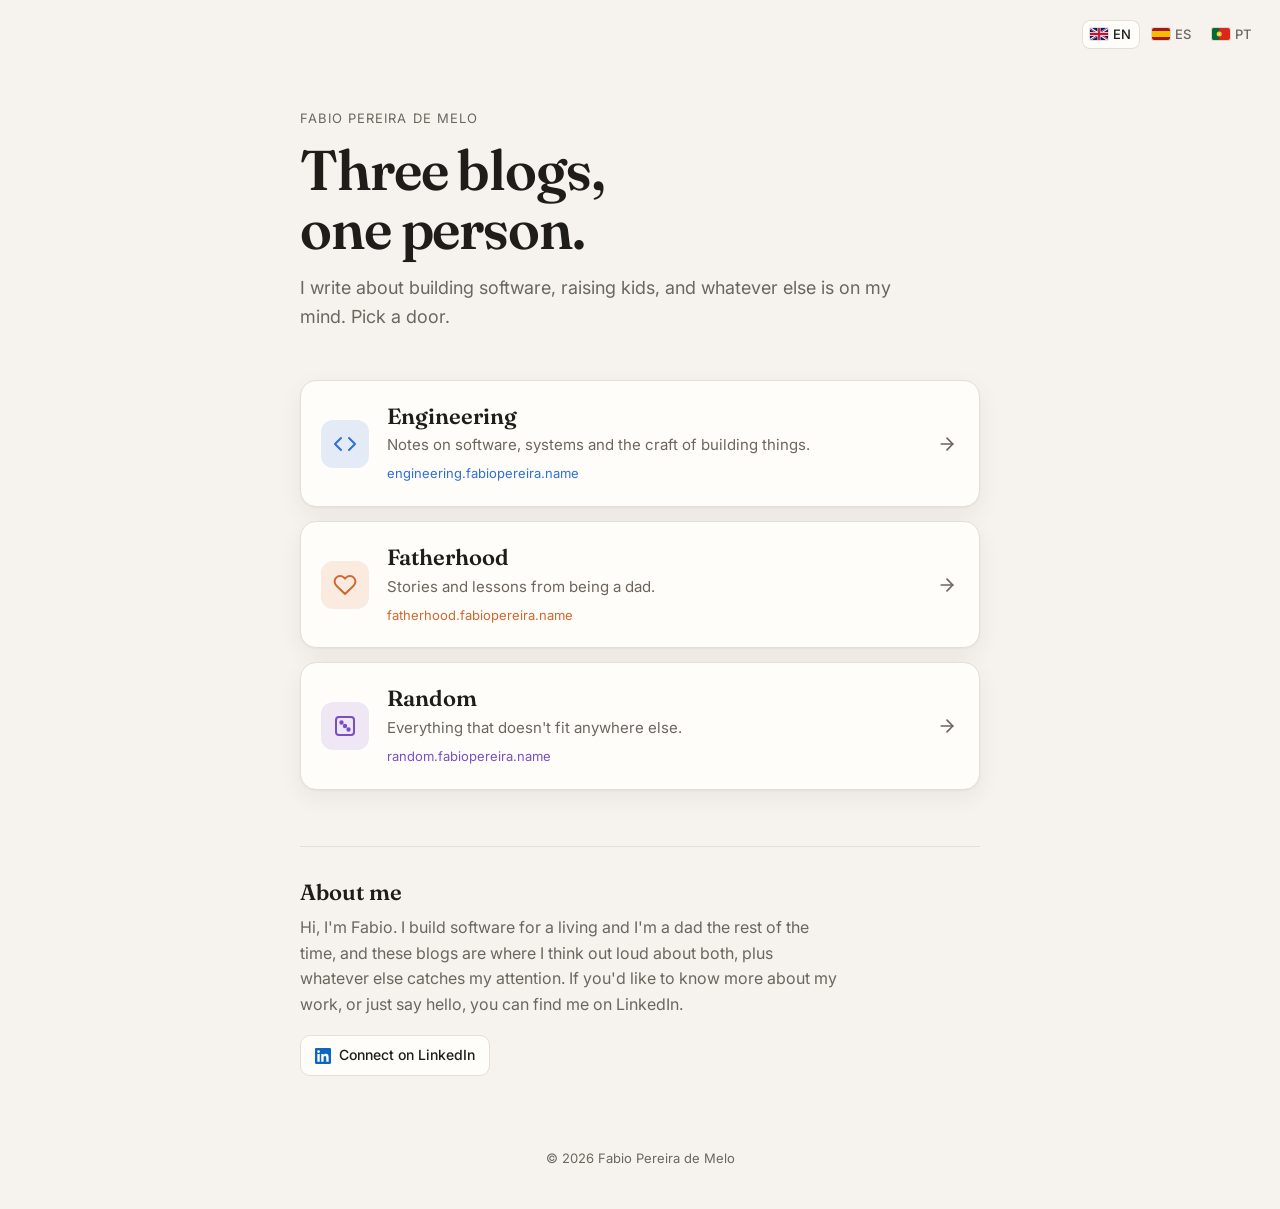
<file: index.html>
<!doctype html>
<html lang="en">
<head>
  <meta charset="utf-8">
  <meta name="viewport" content="width=device-width, initial-scale=1">
  <script>
    // Runs first, before any stylesheet, so it never waits on Google Fonts.
    // Sends returning ES/PT readers to their saved language. "/?lang=en" (the EN switcher
    // link) saves English first, so switching back works even before lang.js has loaded.
    (function () {
      var p = new URLSearchParams(location.search);
      if (p.get("lang") === "en") {
        if (/(^|\.)fabiopereira\.name$/.test(location.hostname)) {
          document.cookie = "lang=; Path=/; Max-Age=0"; // drop any stale host-only copy
          document.cookie = "lang=en; Path=/; Max-Age=31536000; SameSite=Lax; Domain=fabiopereira.name; Secure";
        } else {
          document.cookie = "lang=en; Path=/; Max-Age=31536000; SameSite=Lax";
        }
        p.delete("lang");
        var q = p.toString();
        history.replaceState(null, "", location.pathname + (q ? "?" + q : "") + location.hash);
        return;
      }
      // Respect the Back button: don't bounce a reader who navigated back to English.
      var nav = performance.getEntriesByType && performance.getEntriesByType("navigation")[0];
      if (nav && nav.type === "back_forward") return;
      var m = document.cookie.match(/(?:^|; )lang=(es|pt)(?:;|$)/);
      if (m) location.replace("/" + m[1] + "/" + location.search + location.hash);
    })();
  </script>
  <title>Fabio Pereira de Melo — Blogs</title>
  <meta name="description" content="Three blogs by Fabio Pereira de Melo: engineering, fatherhood, and everything else.">
  <link rel="canonical" href="https://blog.fabiopereira.name/">
  <link rel="alternate" hreflang="en" href="https://blog.fabiopereira.name/">
  <link rel="alternate" hreflang="es" href="https://blog.fabiopereira.name/es/">
  <link rel="alternate" hreflang="pt" href="https://blog.fabiopereira.name/pt/">
  <link rel="alternate" hreflang="x-default" href="https://blog.fabiopereira.name/">
  <link rel="preconnect" href="https://fonts.googleapis.com">
  <link rel="preconnect" href="https://fonts.gstatic.com" crossorigin>
  <link href="https://fonts.googleapis.com/css2?family=Fraunces:opsz,wght@9..144,400;9..144,600&family=Inter:wght@400;500&display=swap" rel="stylesheet">
  <link rel="icon" href="data:image/svg+xml,<svg xmlns='http://www.w3.org/2000/svg' viewBox='0 0 32 32'><rect width='32' height='32' rx='8' fill='%231f1d1a'/><text x='16' y='22' font-family='Georgia,serif' font-size='18' text-anchor='middle' fill='%23f6f3ee'>F</text></svg>">
  <link rel="stylesheet" href="/assets/site.css?v=2">
  <script src="/assets/lang.js" defer></script>
</head>
<body>
  <nav class="lang" aria-label="Language">
    <a href="/" hreflang="en" lang="en" aria-current="page" aria-label="English"><svg class="flag" aria-hidden="true" focusable="false" viewBox="0 0 60 30" width="18" height="12" preserveAspectRatio="none"><clipPath id="flag-gb"><path d="M30 15h30v15zv15H0zH0V0zV0h30z"/></clipPath><path d="M0 0v30h60V0z" fill="#012169"/><path d="M0 0l60 30m0-30L0 30" stroke="#fff" stroke-width="6"/><path d="M0 0l60 30m0-30L0 30" clip-path="url(#flag-gb)" stroke="#c8102e" stroke-width="4"/><path d="M30 0v30M0 15h60" stroke="#fff" stroke-width="10"/><path d="M30 0v30M0 15h60" stroke="#c8102e" stroke-width="6"/></svg>EN</a>
    <a href="/es/" hreflang="es" lang="es" aria-label="Español"><svg class="flag" aria-hidden="true" focusable="false" viewBox="0 0 3 2" width="18" height="12" preserveAspectRatio="none"><path fill="#aa151b" d="M0 0h3v2H0z"/><path fill="#f1bf00" d="M0 .5h3v1H0z"/></svg>ES</a>
    <a href="/pt/" hreflang="pt" lang="pt" aria-label="Português"><svg class="flag" aria-hidden="true" focusable="false" viewBox="0 0 3 2" width="18" height="12" preserveAspectRatio="none"><path fill="#da291c" d="M0 0h3v2H0z"/><path fill="#046a38" d="M0 0h1.2v2H0z"/><circle cx="1.2" cy="1" r=".42" fill="#ffe100"/><path fill="#fff" stroke="#da291c" stroke-width=".05" d="M1.04.8h.32v.3a.16.16 0 0 1-.32 0z"/></svg>PT</a>
  </nav>
  <main>
    <header>
      <p class="eyebrow">Fabio Pereira de Melo</p>
      <h1>Three blogs,<br>one person.</h1>
      <p class="intro">I write about building software, raising kids, and whatever else is on my mind. Pick a door.</p>
    </header>

    <ul class="blogs">
      <li>
        <a class="blog eng" href="https://engineering.fabiopereira.name">
          <span class="icon" aria-hidden="true">
            <svg viewBox="0 0 24 24" fill="none" stroke="currentColor" stroke-width="2" stroke-linecap="round" stroke-linejoin="round"><polyline points="16 18 22 12 16 6"/><polyline points="8 6 2 12 8 18"/></svg>
          </span>
          <div>
            <h2>Engineering</h2>
            <p>Notes on software, systems and the craft of building things.</p>
            <span class="domain">engineering.fabiopereira.name</span>
          </div>
          <svg class="arrow" width="20" height="20" viewBox="0 0 24 24" fill="none" stroke="currentColor" stroke-width="2" stroke-linecap="round" stroke-linejoin="round" aria-hidden="true"><line x1="5" y1="12" x2="19" y2="12"/><polyline points="12 5 19 12 12 19"/></svg>
        </a>
      </li>
      <li>
        <a class="blog dad" href="https://fatherhood.fabiopereira.name">
          <span class="icon" aria-hidden="true">
            <svg viewBox="0 0 24 24" fill="none" stroke="currentColor" stroke-width="2" stroke-linecap="round" stroke-linejoin="round"><path d="M20.8 4.6a5.5 5.5 0 0 0-7.8 0L12 5.7l-1-1.1a5.5 5.5 0 0 0-7.8 7.8l1 1.1L12 21l7.8-7.5 1-1.1a5.5 5.5 0 0 0 0-7.8z"/></svg>
          </span>
          <div>
            <h2>Fatherhood</h2>
            <p>Stories and lessons from being a dad.</p>
            <span class="domain">fatherhood.fabiopereira.name</span>
          </div>
          <svg class="arrow" width="20" height="20" viewBox="0 0 24 24" fill="none" stroke="currentColor" stroke-width="2" stroke-linecap="round" stroke-linejoin="round" aria-hidden="true"><line x1="5" y1="12" x2="19" y2="12"/><polyline points="12 5 19 12 12 19"/></svg>
        </a>
      </li>
      <li>
        <a class="blog rnd" href="https://random.fabiopereira.name">
          <span class="icon" aria-hidden="true">
            <svg viewBox="0 0 24 24" fill="none" stroke="currentColor" stroke-width="2" stroke-linecap="round" stroke-linejoin="round"><rect x="3" y="3" width="18" height="18" rx="3"/><circle cx="8.5" cy="8.5" r="1.2" fill="currentColor"/><circle cx="15.5" cy="15.5" r="1.2" fill="currentColor"/><circle cx="12" cy="12" r="1.2" fill="currentColor"/></svg>
          </span>
          <div>
            <h2>Random</h2>
            <p>Everything that doesn't fit anywhere else.</p>
            <span class="domain">random.fabiopereira.name</span>
          </div>
          <svg class="arrow" width="20" height="20" viewBox="0 0 24 24" fill="none" stroke="currentColor" stroke-width="2" stroke-linecap="round" stroke-linejoin="round" aria-hidden="true"><line x1="5" y1="12" x2="19" y2="12"/><polyline points="12 5 19 12 12 19"/></svg>
        </a>
      </li>
    </ul>

    <section class="about" aria-labelledby="about-title">
      <h2 id="about-title">About me</h2>
      <p>Hi, I'm Fabio. I build software for a living and I'm a dad the rest of the time, and these blogs are where I think out loud about both, plus whatever else catches my attention. If you'd like to know more about my work, or just say hello, you can find me on LinkedIn.</p>
      <a class="linkedin" href="https://www.linkedin.com/in/fabiopereira817/" rel="me noopener" target="_blank"><svg viewBox="0 0 24 24" width="16" height="16" fill="currentColor" aria-hidden="true" focusable="false"><path d="M20.45 20.45h-3.56v-5.57c0-1.33-.02-3.04-1.85-3.04-1.85 0-2.14 1.45-2.14 2.94v5.67H9.35V9h3.41v1.56h.05c.48-.9 1.64-1.85 3.37-1.85 3.6 0 4.27 2.37 4.27 5.46v6.28zM5.34 7.43a2.06 2.06 0 1 1 0-4.13 2.06 2.06 0 0 1 0 4.13zM7.12 20.45H3.56V9h3.56v11.45zM22.22 0H1.77C.79 0 0 .77 0 1.73v20.54C0 23.23.79 24 1.77 24h20.45c.98 0 1.78-.77 1.78-1.73V1.73C24 .77 23.2 0 22.22 0z"/></svg>Connect on LinkedIn</a>
    </section>
  </main>

  <footer>© <span id="y">2026</span> Fabio Pereira de Melo</footer>
  <script>document.getElementById('y').textContent = new Date().getFullYear();</script>
</body>
</html>
</file>
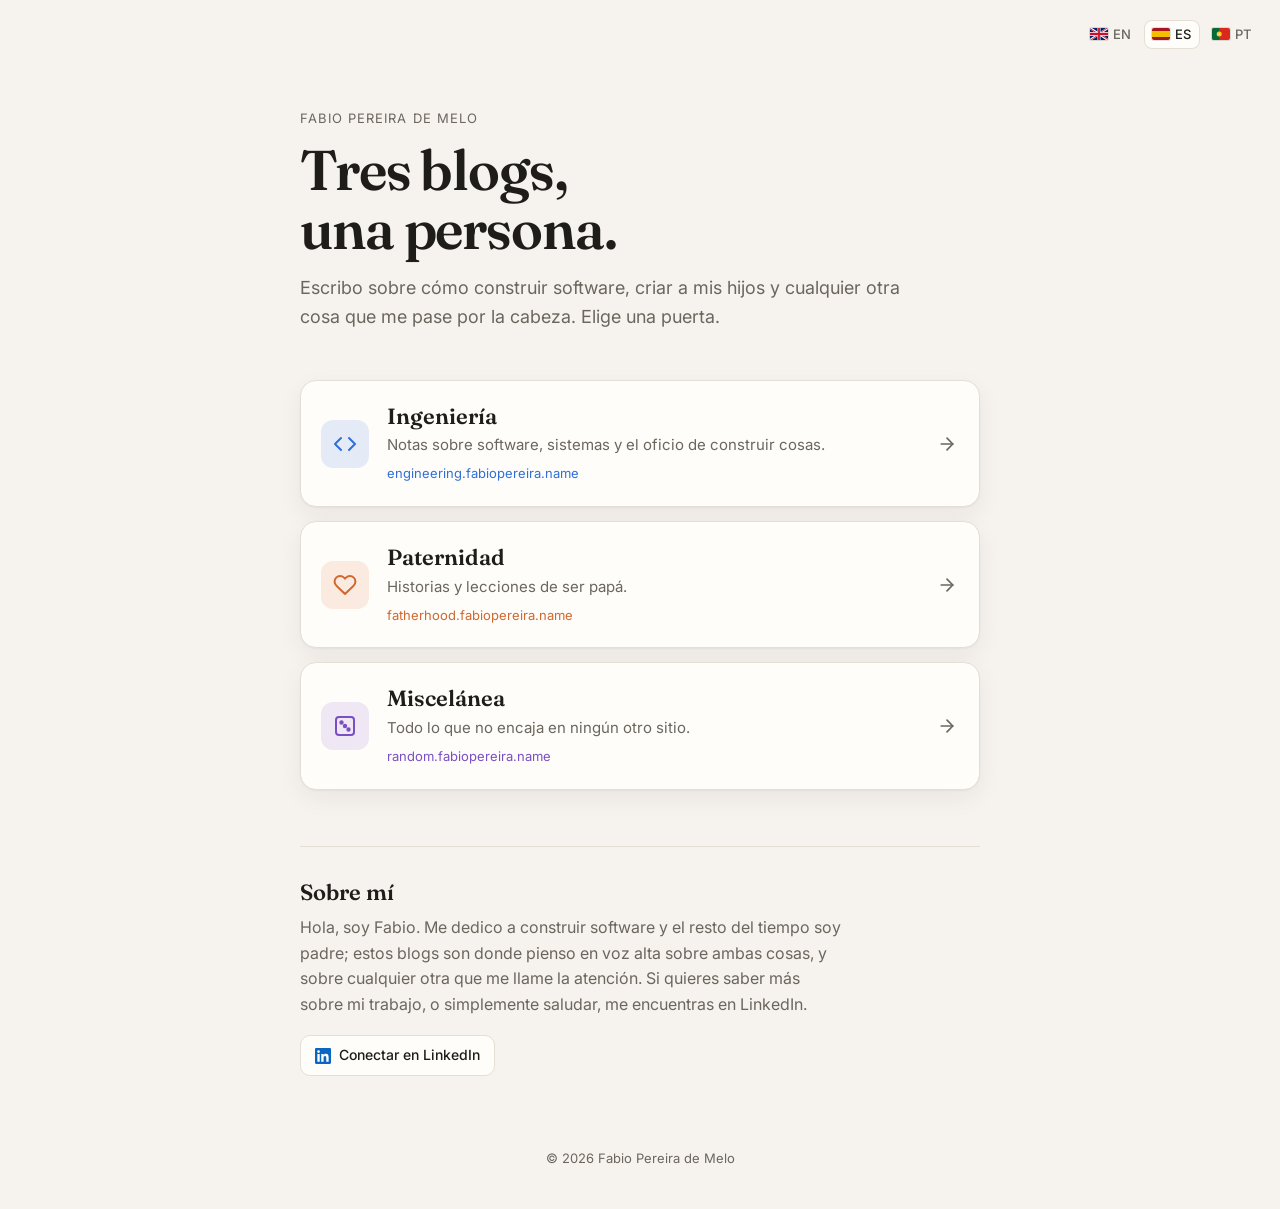
<file: es/index.html>
<!doctype html>
<html lang="es">
<head>
  <meta charset="utf-8">
  <meta name="viewport" content="width=device-width, initial-scale=1">
  <title>Fabio Pereira de Melo — Blogs</title>
  <meta name="description" content="Tres blogs de Fabio Pereira de Melo: ingeniería, paternidad y todo lo demás.">
  <link rel="canonical" href="https://blog.fabiopereira.name/es/">
  <link rel="alternate" hreflang="en" href="https://blog.fabiopereira.name/">
  <link rel="alternate" hreflang="es" href="https://blog.fabiopereira.name/es/">
  <link rel="alternate" hreflang="pt" href="https://blog.fabiopereira.name/pt/">
  <link rel="alternate" hreflang="x-default" href="https://blog.fabiopereira.name/">
  <link rel="preconnect" href="https://fonts.googleapis.com">
  <link rel="preconnect" href="https://fonts.gstatic.com" crossorigin>
  <link href="https://fonts.googleapis.com/css2?family=Fraunces:opsz,wght@9..144,400;9..144,600&family=Inter:wght@400;500&display=swap" rel="stylesheet">
  <link rel="icon" href="data:image/svg+xml,<svg xmlns='http://www.w3.org/2000/svg' viewBox='0 0 32 32'><rect width='32' height='32' rx='8' fill='%231f1d1a'/><text x='16' y='22' font-family='Georgia,serif' font-size='18' text-anchor='middle' fill='%23f6f3ee'>F</text></svg>">
  <link rel="stylesheet" href="/assets/site.css?v=2">
  <script src="/assets/lang.js" defer></script>
</head>
<body>
  <nav class="lang" aria-label="Idioma">
    <a href="/?lang=en" hreflang="en" lang="en" aria-label="English"><svg class="flag" aria-hidden="true" focusable="false" viewBox="0 0 60 30" width="18" height="12" preserveAspectRatio="none"><clipPath id="flag-gb"><path d="M30 15h30v15zv15H0zH0V0zV0h30z"/></clipPath><path d="M0 0v30h60V0z" fill="#012169"/><path d="M0 0l60 30m0-30L0 30" stroke="#fff" stroke-width="6"/><path d="M0 0l60 30m0-30L0 30" clip-path="url(#flag-gb)" stroke="#c8102e" stroke-width="4"/><path d="M30 0v30M0 15h60" stroke="#fff" stroke-width="10"/><path d="M30 0v30M0 15h60" stroke="#c8102e" stroke-width="6"/></svg>EN</a>
    <a href="/es/" hreflang="es" lang="es" aria-current="page" aria-label="Español"><svg class="flag" aria-hidden="true" focusable="false" viewBox="0 0 3 2" width="18" height="12" preserveAspectRatio="none"><path fill="#aa151b" d="M0 0h3v2H0z"/><path fill="#f1bf00" d="M0 .5h3v1H0z"/></svg>ES</a>
    <a href="/pt/" hreflang="pt" lang="pt" aria-label="Português"><svg class="flag" aria-hidden="true" focusable="false" viewBox="0 0 3 2" width="18" height="12" preserveAspectRatio="none"><path fill="#da291c" d="M0 0h3v2H0z"/><path fill="#046a38" d="M0 0h1.2v2H0z"/><circle cx="1.2" cy="1" r=".42" fill="#ffe100"/><path fill="#fff" stroke="#da291c" stroke-width=".05" d="M1.04.8h.32v.3a.16.16 0 0 1-.32 0z"/></svg>PT</a>
  </nav>
  <main>
    <header>
      <p class="eyebrow">Fabio Pereira de Melo</p>
      <h1>Tres blogs,<br>una persona.</h1>
      <p class="intro">Escribo sobre cómo construir software, criar a mis hijos y cualquier otra cosa que me pase por la cabeza. Elige una puerta.</p>
    </header>

    <ul class="blogs">
      <li>
        <a class="blog eng" href="https://engineering.fabiopereira.name/es/" hreflang="es">
          <span class="icon" aria-hidden="true">
            <svg viewBox="0 0 24 24" fill="none" stroke="currentColor" stroke-width="2" stroke-linecap="round" stroke-linejoin="round"><polyline points="16 18 22 12 16 6"/><polyline points="8 6 2 12 8 18"/></svg>
          </span>
          <div>
            <h2>Ingeniería</h2>
            <p>Notas sobre software, sistemas y el oficio de construir cosas.</p>
            <span class="domain">engineering.fabiopereira.name</span>
          </div>
          <svg class="arrow" width="20" height="20" viewBox="0 0 24 24" fill="none" stroke="currentColor" stroke-width="2" stroke-linecap="round" stroke-linejoin="round" aria-hidden="true"><line x1="5" y1="12" x2="19" y2="12"/><polyline points="12 5 19 12 12 19"/></svg>
        </a>
      </li>
      <li>
        <a class="blog dad" href="https://fatherhood.fabiopereira.name/es/" hreflang="es">
          <span class="icon" aria-hidden="true">
            <svg viewBox="0 0 24 24" fill="none" stroke="currentColor" stroke-width="2" stroke-linecap="round" stroke-linejoin="round"><path d="M20.8 4.6a5.5 5.5 0 0 0-7.8 0L12 5.7l-1-1.1a5.5 5.5 0 0 0-7.8 7.8l1 1.1L12 21l7.8-7.5 1-1.1a5.5 5.5 0 0 0 0-7.8z"/></svg>
          </span>
          <div>
            <h2>Paternidad</h2>
            <p>Historias y lecciones de ser papá.</p>
            <span class="domain">fatherhood.fabiopereira.name</span>
          </div>
          <svg class="arrow" width="20" height="20" viewBox="0 0 24 24" fill="none" stroke="currentColor" stroke-width="2" stroke-linecap="round" stroke-linejoin="round" aria-hidden="true"><line x1="5" y1="12" x2="19" y2="12"/><polyline points="12 5 19 12 12 19"/></svg>
        </a>
      </li>
      <li>
        <a class="blog rnd" href="https://random.fabiopereira.name/es/" hreflang="es">
          <span class="icon" aria-hidden="true">
            <svg viewBox="0 0 24 24" fill="none" stroke="currentColor" stroke-width="2" stroke-linecap="round" stroke-linejoin="round"><rect x="3" y="3" width="18" height="18" rx="3"/><circle cx="8.5" cy="8.5" r="1.2" fill="currentColor"/><circle cx="15.5" cy="15.5" r="1.2" fill="currentColor"/><circle cx="12" cy="12" r="1.2" fill="currentColor"/></svg>
          </span>
          <div>
            <h2>Miscelánea</h2>
            <p>Todo lo que no encaja en ningún otro sitio.</p>
            <span class="domain">random.fabiopereira.name</span>
          </div>
          <svg class="arrow" width="20" height="20" viewBox="0 0 24 24" fill="none" stroke="currentColor" stroke-width="2" stroke-linecap="round" stroke-linejoin="round" aria-hidden="true"><line x1="5" y1="12" x2="19" y2="12"/><polyline points="12 5 19 12 12 19"/></svg>
        </a>
      </li>
    </ul>

    <section class="about" aria-labelledby="about-title">
      <h2 id="about-title">Sobre mí</h2>
      <p>Hola, soy Fabio. Me dedico a construir software y el resto del tiempo soy padre; estos blogs son donde pienso en voz alta sobre ambas cosas, y sobre cualquier otra que me llame la atención. Si quieres saber más sobre mi trabajo, o simplemente saludar, me encuentras en LinkedIn.</p>
      <a class="linkedin" href="https://www.linkedin.com/in/fabiopereira817/" rel="me noopener" target="_blank"><svg viewBox="0 0 24 24" width="16" height="16" fill="currentColor" aria-hidden="true" focusable="false"><path d="M20.45 20.45h-3.56v-5.57c0-1.33-.02-3.04-1.85-3.04-1.85 0-2.14 1.45-2.14 2.94v5.67H9.35V9h3.41v1.56h.05c.48-.9 1.64-1.85 3.37-1.85 3.6 0 4.27 2.37 4.27 5.46v6.28zM5.34 7.43a2.06 2.06 0 1 1 0-4.13 2.06 2.06 0 0 1 0 4.13zM7.12 20.45H3.56V9h3.56v11.45zM22.22 0H1.77C.79 0 0 .77 0 1.73v20.54C0 23.23.79 24 1.77 24h20.45c.98 0 1.78-.77 1.78-1.73V1.73C24 .77 23.2 0 22.22 0z"/></svg>Conectar en LinkedIn</a>
    </section>
  </main>

  <footer>© <span id="y">2026</span> Fabio Pereira de Melo</footer>
  <script>document.getElementById('y').textContent = new Date().getFullYear();</script>
</body>
</html>
</file>
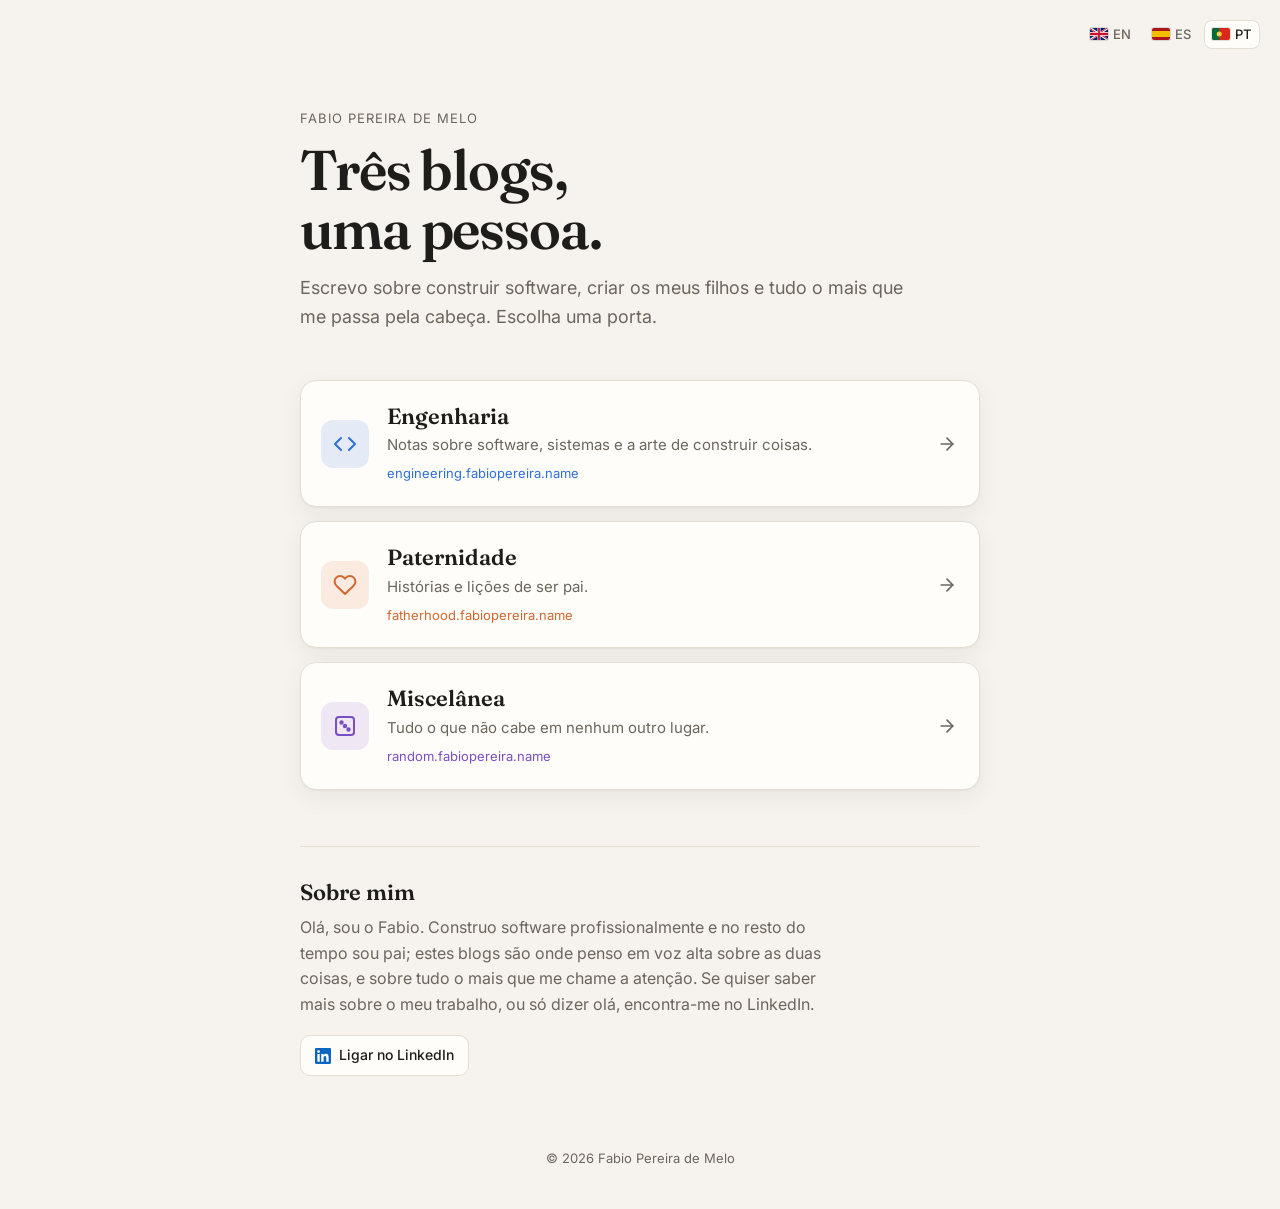
<file: pt/index.html>
<!doctype html>
<html lang="pt">
<head>
  <meta charset="utf-8">
  <meta name="viewport" content="width=device-width, initial-scale=1">
  <title>Fabio Pereira de Melo — Blogs</title>
  <meta name="description" content="Três blogs de Fabio Pereira de Melo: engenharia, paternidade e tudo o resto.">
  <link rel="canonical" href="https://blog.fabiopereira.name/pt/">
  <link rel="alternate" hreflang="en" href="https://blog.fabiopereira.name/">
  <link rel="alternate" hreflang="es" href="https://blog.fabiopereira.name/es/">
  <link rel="alternate" hreflang="pt" href="https://blog.fabiopereira.name/pt/">
  <link rel="alternate" hreflang="x-default" href="https://blog.fabiopereira.name/">
  <link rel="preconnect" href="https://fonts.googleapis.com">
  <link rel="preconnect" href="https://fonts.gstatic.com" crossorigin>
  <link href="https://fonts.googleapis.com/css2?family=Fraunces:opsz,wght@9..144,400;9..144,600&family=Inter:wght@400;500&display=swap" rel="stylesheet">
  <link rel="icon" href="data:image/svg+xml,<svg xmlns='http://www.w3.org/2000/svg' viewBox='0 0 32 32'><rect width='32' height='32' rx='8' fill='%231f1d1a'/><text x='16' y='22' font-family='Georgia,serif' font-size='18' text-anchor='middle' fill='%23f6f3ee'>F</text></svg>">
  <link rel="stylesheet" href="/assets/site.css?v=2">
  <script src="/assets/lang.js" defer></script>
</head>
<body>
  <nav class="lang" aria-label="Idioma">
    <a href="/?lang=en" hreflang="en" lang="en" aria-label="English"><svg class="flag" aria-hidden="true" focusable="false" viewBox="0 0 60 30" width="18" height="12" preserveAspectRatio="none"><clipPath id="flag-gb"><path d="M30 15h30v15zv15H0zH0V0zV0h30z"/></clipPath><path d="M0 0v30h60V0z" fill="#012169"/><path d="M0 0l60 30m0-30L0 30" stroke="#fff" stroke-width="6"/><path d="M0 0l60 30m0-30L0 30" clip-path="url(#flag-gb)" stroke="#c8102e" stroke-width="4"/><path d="M30 0v30M0 15h60" stroke="#fff" stroke-width="10"/><path d="M30 0v30M0 15h60" stroke="#c8102e" stroke-width="6"/></svg>EN</a>
    <a href="/es/" hreflang="es" lang="es" aria-label="Español"><svg class="flag" aria-hidden="true" focusable="false" viewBox="0 0 3 2" width="18" height="12" preserveAspectRatio="none"><path fill="#aa151b" d="M0 0h3v2H0z"/><path fill="#f1bf00" d="M0 .5h3v1H0z"/></svg>ES</a>
    <a href="/pt/" hreflang="pt" lang="pt" aria-current="page" aria-label="Português"><svg class="flag" aria-hidden="true" focusable="false" viewBox="0 0 3 2" width="18" height="12" preserveAspectRatio="none"><path fill="#da291c" d="M0 0h3v2H0z"/><path fill="#046a38" d="M0 0h1.2v2H0z"/><circle cx="1.2" cy="1" r=".42" fill="#ffe100"/><path fill="#fff" stroke="#da291c" stroke-width=".05" d="M1.04.8h.32v.3a.16.16 0 0 1-.32 0z"/></svg>PT</a>
  </nav>
  <main>
    <header>
      <p class="eyebrow">Fabio Pereira de Melo</p>
      <h1>Três blogs,<br>uma pessoa.</h1>
      <p class="intro">Escrevo sobre construir software, criar os meus filhos e tudo o mais que me passa pela cabeça. Escolha uma porta.</p>
    </header>

    <ul class="blogs">
      <li>
        <a class="blog eng" href="https://engineering.fabiopereira.name/pt/" hreflang="pt">
          <span class="icon" aria-hidden="true">
            <svg viewBox="0 0 24 24" fill="none" stroke="currentColor" stroke-width="2" stroke-linecap="round" stroke-linejoin="round"><polyline points="16 18 22 12 16 6"/><polyline points="8 6 2 12 8 18"/></svg>
          </span>
          <div>
            <h2>Engenharia</h2>
            <p>Notas sobre software, sistemas e a arte de construir coisas.</p>
            <span class="domain">engineering.fabiopereira.name</span>
          </div>
          <svg class="arrow" width="20" height="20" viewBox="0 0 24 24" fill="none" stroke="currentColor" stroke-width="2" stroke-linecap="round" stroke-linejoin="round" aria-hidden="true"><line x1="5" y1="12" x2="19" y2="12"/><polyline points="12 5 19 12 12 19"/></svg>
        </a>
      </li>
      <li>
        <a class="blog dad" href="https://fatherhood.fabiopereira.name/pt/" hreflang="pt">
          <span class="icon" aria-hidden="true">
            <svg viewBox="0 0 24 24" fill="none" stroke="currentColor" stroke-width="2" stroke-linecap="round" stroke-linejoin="round"><path d="M20.8 4.6a5.5 5.5 0 0 0-7.8 0L12 5.7l-1-1.1a5.5 5.5 0 0 0-7.8 7.8l1 1.1L12 21l7.8-7.5 1-1.1a5.5 5.5 0 0 0 0-7.8z"/></svg>
          </span>
          <div>
            <h2>Paternidade</h2>
            <p>Histórias e lições de ser pai.</p>
            <span class="domain">fatherhood.fabiopereira.name</span>
          </div>
          <svg class="arrow" width="20" height="20" viewBox="0 0 24 24" fill="none" stroke="currentColor" stroke-width="2" stroke-linecap="round" stroke-linejoin="round" aria-hidden="true"><line x1="5" y1="12" x2="19" y2="12"/><polyline points="12 5 19 12 12 19"/></svg>
        </a>
      </li>
      <li>
        <a class="blog rnd" href="https://random.fabiopereira.name/pt/" hreflang="pt">
          <span class="icon" aria-hidden="true">
            <svg viewBox="0 0 24 24" fill="none" stroke="currentColor" stroke-width="2" stroke-linecap="round" stroke-linejoin="round"><rect x="3" y="3" width="18" height="18" rx="3"/><circle cx="8.5" cy="8.5" r="1.2" fill="currentColor"/><circle cx="15.5" cy="15.5" r="1.2" fill="currentColor"/><circle cx="12" cy="12" r="1.2" fill="currentColor"/></svg>
          </span>
          <div>
            <h2>Miscelânea</h2>
            <p>Tudo o que não cabe em nenhum outro lugar.</p>
            <span class="domain">random.fabiopereira.name</span>
          </div>
          <svg class="arrow" width="20" height="20" viewBox="0 0 24 24" fill="none" stroke="currentColor" stroke-width="2" stroke-linecap="round" stroke-linejoin="round" aria-hidden="true"><line x1="5" y1="12" x2="19" y2="12"/><polyline points="12 5 19 12 12 19"/></svg>
        </a>
      </li>
    </ul>

    <section class="about" aria-labelledby="about-title">
      <h2 id="about-title">Sobre mim</h2>
      <p>Olá, sou o Fabio. Construo software profissionalmente e no resto do tempo sou pai; estes blogs são onde penso em voz alta sobre as duas coisas, e sobre tudo o mais que me chame a atenção. Se quiser saber mais sobre o meu trabalho, ou só dizer olá, encontra-me no LinkedIn.</p>
      <a class="linkedin" href="https://www.linkedin.com/in/fabiopereira817/" rel="me noopener" target="_blank"><svg viewBox="0 0 24 24" width="16" height="16" fill="currentColor" aria-hidden="true" focusable="false"><path d="M20.45 20.45h-3.56v-5.57c0-1.33-.02-3.04-1.85-3.04-1.85 0-2.14 1.45-2.14 2.94v5.67H9.35V9h3.41v1.56h.05c.48-.9 1.64-1.85 3.37-1.85 3.6 0 4.27 2.37 4.27 5.46v6.28zM5.34 7.43a2.06 2.06 0 1 1 0-4.13 2.06 2.06 0 0 1 0 4.13zM7.12 20.45H3.56V9h3.56v11.45zM22.22 0H1.77C.79 0 0 .77 0 1.73v20.54C0 23.23.79 24 1.77 24h20.45c.98 0 1.78-.77 1.78-1.73V1.73C24 .77 23.2 0 22.22 0z"/></svg>Ligar no LinkedIn</a>
    </section>
  </main>

  <footer>© <span id="y">2026</span> Fabio Pereira de Melo</footer>
  <script>document.getElementById('y').textContent = new Date().getFullYear();</script>
</body>
</html>
</file>
<file: assets/site.css>
:root {
  --bg: #f6f3ee;
  --surface: #fffdf9;
  --text: #1f1d1a;
  --muted: #6b665e;
  --line: #e4ded4;
  --eng: #2f6fdb;
  --dad: #d2672f;
  --rnd: #7a4fc4;
  --shadow: 0 1px 2px rgba(31, 29, 26, .04), 0 8px 24px rgba(31, 29, 26, .06);
}
@media (prefers-color-scheme: dark) {
  :root {
    --bg: #151412;
    --surface: #1d1c19;
    --text: #f1ede6;
    --muted: #a39d93;
    --line: #2e2c28;
    --eng: #6c9bf0;
    --dad: #ec8c58;
    --rnd: #a988e3;
    --shadow: 0 1px 2px rgba(0, 0, 0, .3), 0 8px 24px rgba(0, 0, 0, .25);
  }
}

* { box-sizing: border-box; }
html, body { margin: 0; }
body {
  background: var(--bg);
  color: var(--text);
  font: 400 16px/1.6 Inter, system-ui, -apple-system, sans-serif;
  -webkit-font-smoothing: antialiased;
  min-height: 100vh;
  display: flex;
  flex-direction: column;
}

main {
  width: 100%;
  max-width: 720px;
  margin: 0 auto;
  padding: clamp(56px, 12vh, 120px) 20px 48px;
  flex: 1;
}

header { margin-bottom: 48px; }
.eyebrow {
  font-size: 13px;
  letter-spacing: .08em;
  text-transform: uppercase;
  color: var(--muted);
  margin: 0 0 12px;
}
h1 {
  font-family: Fraunces, Georgia, serif;
  font-weight: 600;
  font-size: clamp(40px, 7vw, 56px);
  line-height: 1.05;
  letter-spacing: -.02em;
  margin: 0 0 16px;
}
.intro {
  font-size: 18px;
  color: var(--muted);
  margin: 0;
  max-width: 34em;
}

.blogs {
  list-style: none;
  padding: 0;
  margin: 0;
  display: grid;
  gap: 14px;
}
.blog {
  --accent: var(--eng);
  position: relative;
  display: grid;
  grid-template-columns: 48px 1fr auto;
  align-items: center;
  gap: 18px;
  padding: 22px 22px 22px 20px;
  background: var(--surface);
  border: 1px solid var(--line);
  border-radius: 16px;
  box-shadow: var(--shadow);
  color: inherit;
  text-decoration: none;
  overflow: hidden;
  transition: transform .2s ease, border-color .2s ease;
}
.blog::before {
  content: "";
  position: absolute;
  inset: 0 auto 0 0;
  width: 4px;
  background: var(--accent);
  transform: scaleY(0);
  transform-origin: center;
  transition: transform .25s ease;
}
.blog:hover, .blog:focus-visible {
  transform: translateY(-2px);
  border-color: color-mix(in srgb, var(--accent) 40%, var(--line));
  outline: none;
}
.blog:hover::before, .blog:focus-visible::before { transform: scaleY(1); }
.blog.dad { --accent: var(--dad); }
.blog.rnd { --accent: var(--rnd); }

.icon {
  width: 48px;
  height: 48px;
  border-radius: 12px;
  display: grid;
  place-items: center;
  color: var(--accent);
  background: color-mix(in srgb, var(--accent) 12%, transparent);
}
.icon svg { width: 24px; height: 24px; }

.blog h2 {
  font-family: Fraunces, Georgia, serif;
  font-weight: 600;
  font-size: 22px;
  line-height: 1.2;
  margin: 0 0 4px;
}
.blog p { margin: 0; color: var(--muted); font-size: 15px; }
.domain {
  display: block;
  margin-top: 6px;
  font-size: 13px;
  color: var(--accent);
}

.arrow {
  color: var(--muted);
  transition: transform .2s ease, color .2s ease;
}
.blog:hover .arrow, .blog:focus-visible .arrow {
  transform: translateX(4px);
  color: var(--accent);
}

footer {
  text-align: center;
  padding: 24px 20px 40px;
  font-size: 13px;
  color: var(--muted);
}

@media (max-width: 480px) {
  .blog { grid-template-columns: 40px 1fr; gap: 14px; padding: 18px 16px; }
  .icon { width: 40px; height: 40px; border-radius: 10px; }
  .icon svg { width: 20px; height: 20px; }
  .arrow { display: none; }
}
@media (prefers-reduced-motion: reduce) {
  * { transition: none !important; }
}

.lang {
  position: absolute;
  top: 20px;
  right: 20px;
  display: flex;
  gap: 4px;
  font-size: 13px;
  font-weight: 500;
  letter-spacing: .04em;
}
.lang a {
  display: inline-flex;
  align-items: center;
  gap: 5px;
  color: var(--muted);
  text-decoration: none;
  padding: 4px 8px;
  border-radius: 8px;
  transition: color .2s ease, background .2s ease;
}
.lang a:hover, .lang a:focus-visible { color: var(--text); background: var(--line); outline: none; }
.lang a[aria-current="page"] { color: var(--text); background: var(--surface); box-shadow: inset 0 0 0 1px var(--line); }

.lang .flag { display: block; width: 18px; height: 12px; border-radius: 2px; box-shadow: 0 0 0 1px rgba(0, 0, 0, .12); }

.about {
  margin-top: 56px;
  padding-top: 32px;
  border-top: 1px solid var(--line);
}
.about h2 {
  font-family: Fraunces, Georgia, serif;
  font-weight: 600;
  font-size: 22px;
  line-height: 1.2;
  margin: 0 0 10px;
}
.about p { margin: 0 0 18px; color: var(--muted); max-width: 34em; }
.linkedin {
  display: inline-flex;
  align-items: center;
  gap: 8px;
  padding: 8px 14px;
  border-radius: 10px;
  font-size: 14px;
  font-weight: 500;
  color: var(--text);
  background: var(--surface);
  border: 1px solid var(--line);
  text-decoration: none;
  transition: border-color .2s ease, color .2s ease;
}
.linkedin svg { color: #0a66c2; }
.linkedin:hover, .linkedin:focus-visible { border-color: #0a66c2; outline: none; }
@media (prefers-color-scheme: dark) { .linkedin svg { color: #4c9be8; } }
</file>
